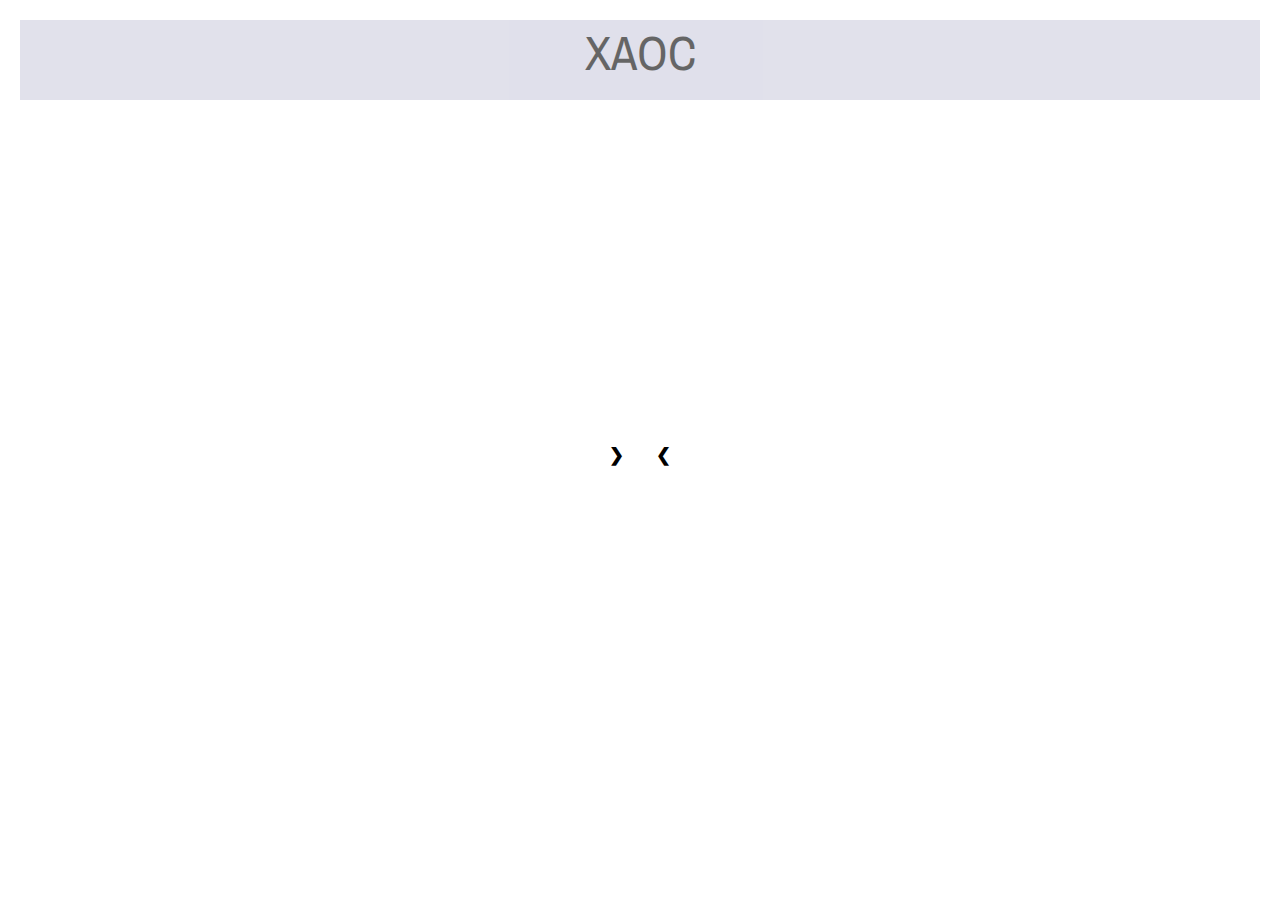
<file: art.html>
<html>
    <head>
        <link rel="stylesheet" href="position.css">
        <link rel="stylesheet" href="basics.css">
        <link href="https://fonts.googleapis.com/css?family=Archivo+Narrow|Permanent+Marker" rel="stylesheet">
        <link href="https://fonts.googleapis.com/css?family=Comfortaa" rel="stylesheet">
        <title>Art</title>
    </head>

    <body> 
        <div class="container">
            <div class="header">XAOC</div>
            <div class="menu">
                    <script src="script.js"></script>
                <!-- Slideshow container -->
                <div class="slideshow-container">
                
                  <!-- Full-width images with number and caption text -->
                  <div class="mySlides fade">
                    <div class="numbertext">1 / 16</div>
                    <img src="img/riveted.jpg" style="width:100%">
                  </div>
                
                  <div class="mySlides fade">
                    <div class="numbertext">2 / 16</div>
                    <img src="img/reaper.jpg" style="width:100%">
                  </div>
                
                  <div class="mySlides fade">
                    <div class="numbertext">3 / 16</div>
                    <img src="img/lust.jpg" style="width:100%">
                  </div>

                  <div class="mySlides fade">
                    <div class="numbertext">4 / 16</div>
                    <img src="img/barren.jpg" style="width:100%">
                  </div>

                  <div class="mySlides fade">
                    <div class="numbertext">5 / 16</div>
                    <img src="img/jailer.jpg" style="width:100%">
                  </div>

                  <div class="mySlides fade">
                    <div class="numbertext">6 / 16</div>
                    <img src="img/jager.jpg" style="width:100%">
                  </div>

                  <div class="mySlides fade">
                    <div class="numbertext">7 / 16</div>
                    <img src="img/barren.jpg" style="width:100%">
                  </div>

                  <div class="mySlides fade">
                    <div class="numbertext">8 / 16</div>
                    <img src="img/bodsol.jpg" style="width:100%">
                  </div>

                  <div class="mySlides fade">
                    <div class="numbertext">9 / 16</div>
                    <img src="img/curl.jpg" style="width:100%">
                  </div>

                  <div class="mySlides fade">
                    <div class="numbertext">10 /16</div>
                    <img src="img/czerno.jpg" style="width:100%">
                  </div>

                  <div class="mySlides fade">
                    <div class="numbertext">11 / 16</div>
                    <img src="img/dies.jpg" style="width:100%">
                  </div>

                  <div class="mySlides fade">
                    <div class="numbertext">12 /16</div>
                    <img src="img/eagle.jpg" style="width:100%">
                  </div>
                  <div class="mySlides fade">
                    <div class="numbertext">13 /16</div>
                    <img src="img/earth.jpg" style="width:100%">
                  </div>

                  <div class="mySlides fade">
                    <div class="numbertext">14 / 16</div>
                    <img src="img/Frame.jpg" style="width:100%">
                  </div>

                  <div class="mySlides fade">
                    <div class="numbertext">15 / 16</div>
                    <img src="img/headlights.jpg" style="width:100%">
                  </div>

                  <div class="mySlides fade">
                    <div class="numbertext">16 / 16</div>
                    <img src="img/konig.jpg" style="width:100%">
                  </div>

                
                  <!-- Next and previous buttons -->
                  <a class="prev" onclick="plusSlides(-1)">&#10094;</a>
                  <a class="next" onclick="plusSlides(1)">&#10095;</a>
                </div>
                <br>
                
                <!-- The dots/circles -->
                <div style="text-align:center">
                  <span class="dot" onclick="currentSlide(1)"></span> 
                  <span class="dot" onclick="currentSlide(2)"></span> 
                  <span class="dot" onclick="currentSlide(3)"></span> 
                  <span class="dot" onclick="currentSlide(4)"></span>
                  <span class="dot" onclick="currentSlide(5)"></span>
                  <span class="dot" onclick="currentSlide(6)"></span>
                  <span class="dot" onclick="currentSlide(7)"></span>
                  <span class="dot" onclick="currentSlide(8)"></span>
                  <span class="dot" onclick="currentSlide(9)"></span>
                  <span class="dot" onclick="currentSlide(10)"></span>
                  <span class="dot" onclick="currentSlide(11)"></span>
                  <span class="dot" onclick="currentSlide(12)"></span>
                  <span class="dot" onclick="currentSlide(13)"></span>
                  <span class="dot" onclick="currentSlide(14)"></span>
                  <span class="dot" onclick="currentSlide(15)"></span>
                  <span class="dot" onclick="currentSlide(16)"></span>
                   
                </div></div>
            <!-- <div class="content">I am a graphic design student at the University of Massachusetts Dartmouth.
                 I prefer working with physical mediums mainly ink and paper and then tranferring into digital software like Adobe Illustrator and Photoshop.
                 The art style I work with in my liesure time is mainly reminiscent of russian prison tattoos mixed with folk art. 
            </div> -->
            <!-- <div class="footer">XAOC<br>manerdig@gmail.com</div> -->
        </div>
    </body>
</html>
</file>
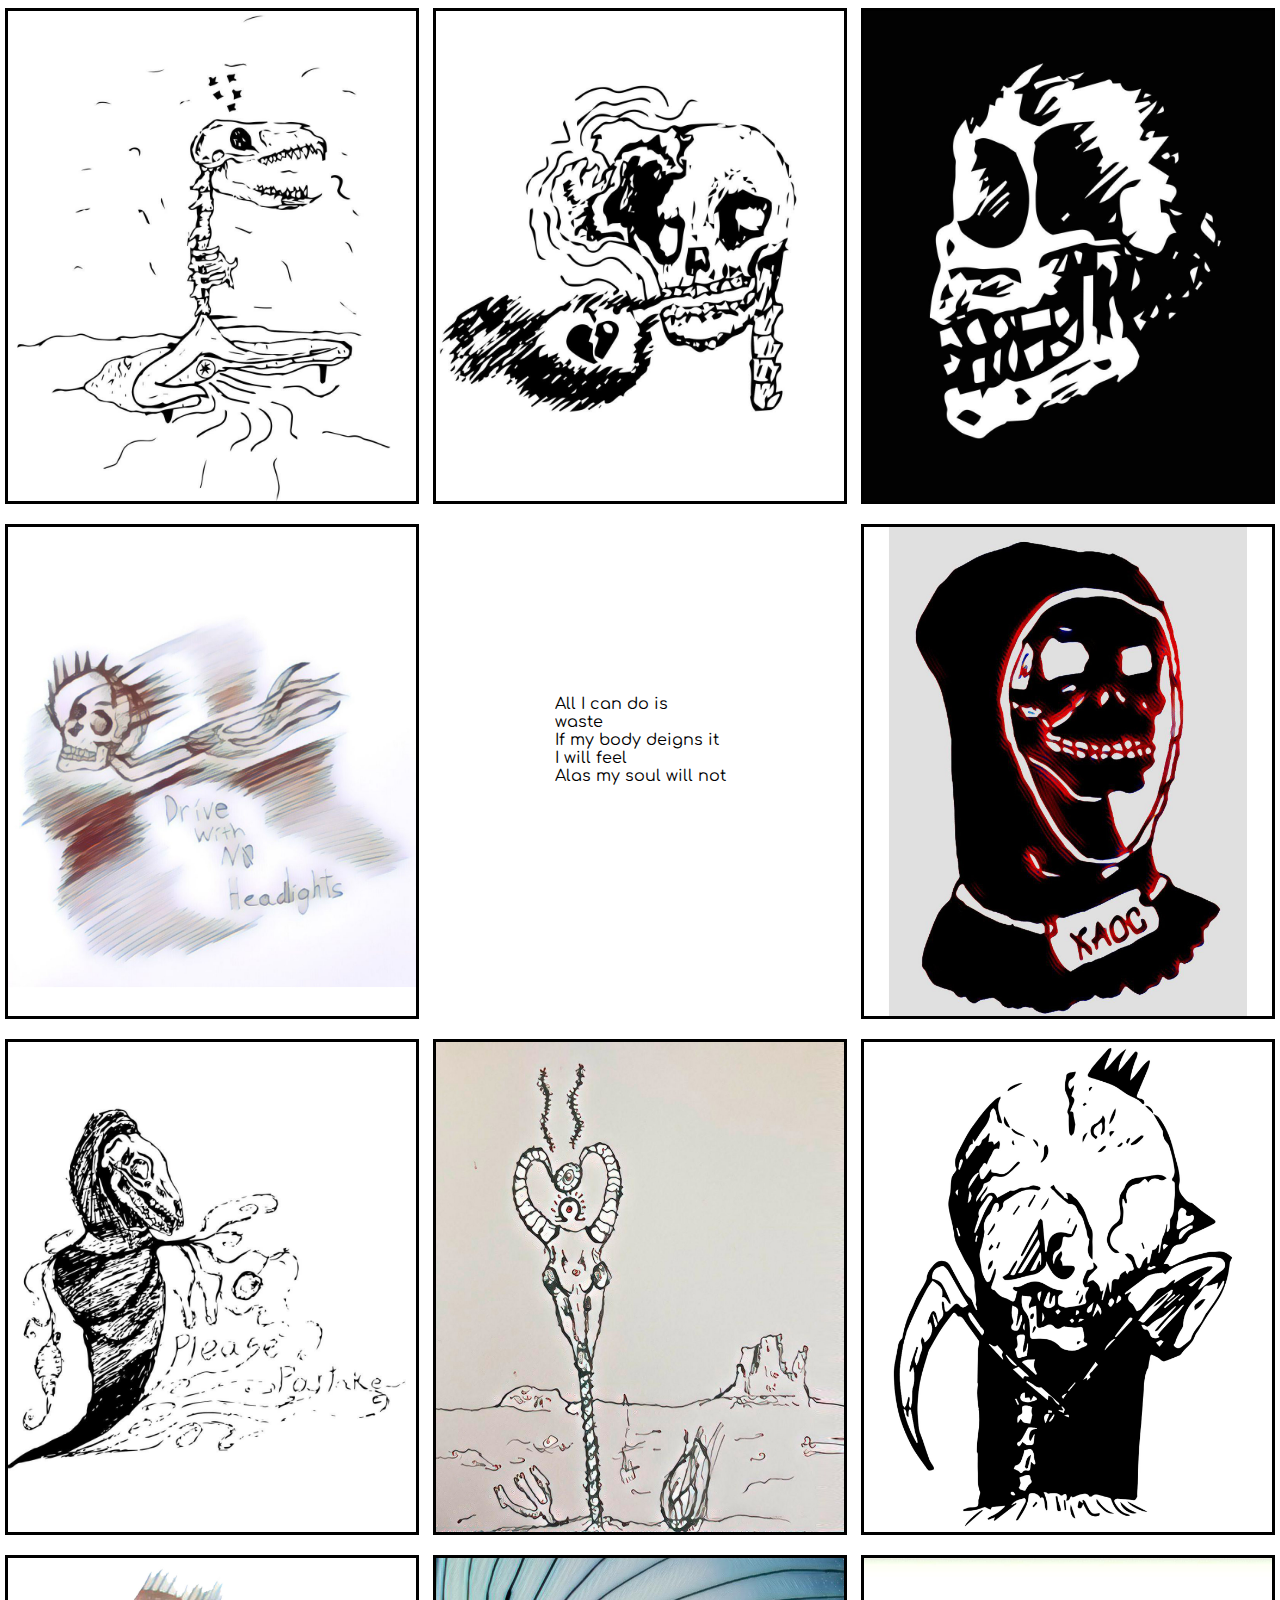
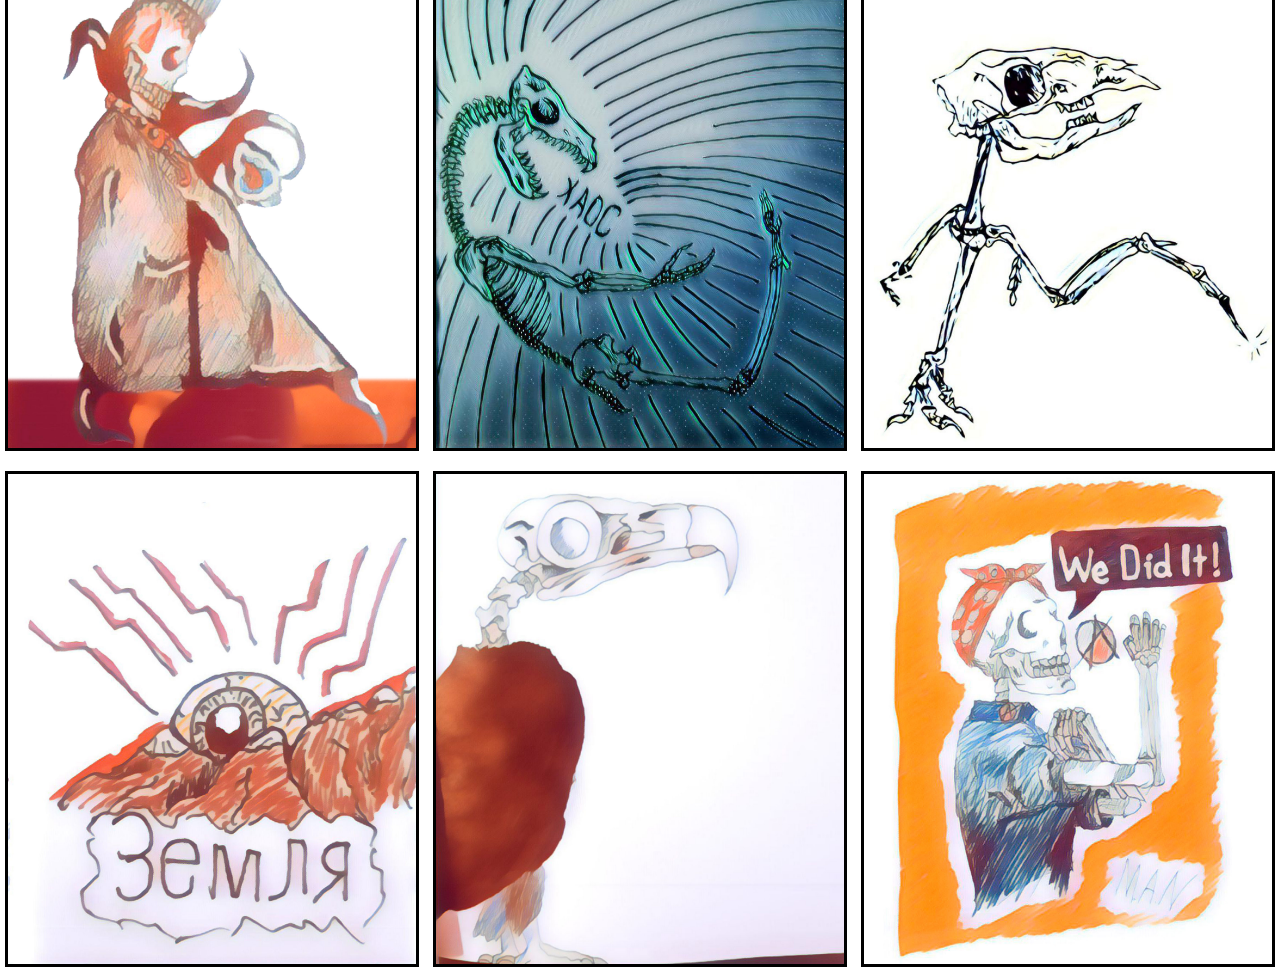
<file: art2.html>
<html>
    <head>
       
        
        <link rel="stylesheet" href="main.css">
        <link href="https://fonts.googleapis.com/css?family=Archivo+Narrow|Permanent+Marker" rel="stylesheet">
        <link href="https://fonts.googleapis.com/css?family=Comfortaa" rel="stylesheet">
        <title>art</title>
    </head>

    <body> 
      <!doctype html>
<title>Art</title>
<style>

</style>
<main class="grid">
  
  <img src="img/adrift.jpg"> 
  <img src="img/respite.jpg">
  <img src="img/skel.jpg">
  <img src="img/headlights.jpg">
  <div>
      <p class="poem1">All I can do is<br>
        waste<br>
        If my body deigns it<br>
        I will feel<br>
        Alas my soul will not
      </p>
        </div> 
  <img src="img/jailer.jpg">
  <img src="img/partake.jpg">
  <img src="img/barren.jpg">
  <img src="img/bodsol.jpg">
  <img src="img/czerno.jpg">
  <img src="img/curl.jpg">
  <img src="img/dies.jpg">
  <img src="img/earth.jpg">
  <img src="img/eagle.jpg">
  <img src="img/riveted.jpg">
  
</main>
        </div>
      </div>
    </body>
</html>
</file>
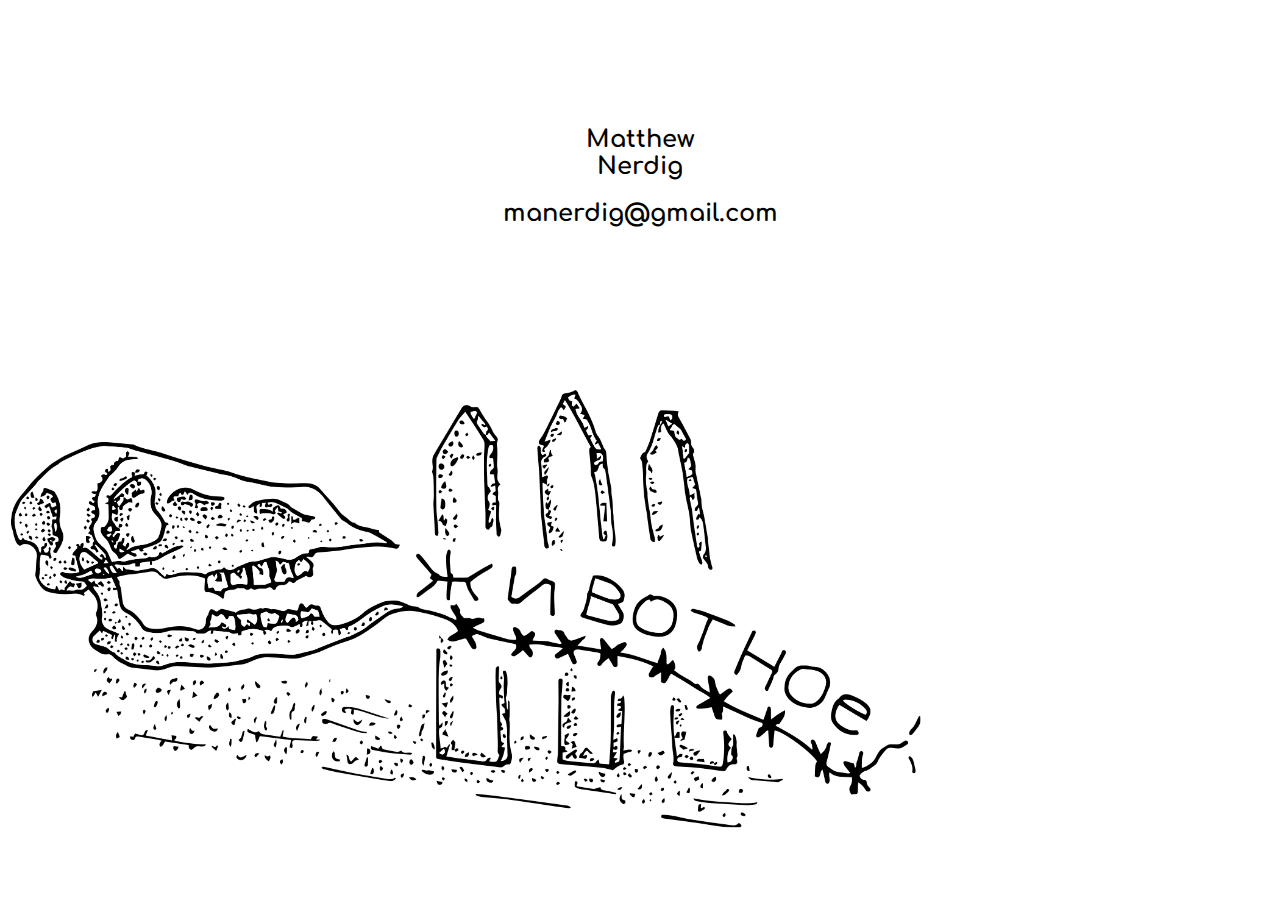
<file: contact.html>
<!DOCTYPE html>
<!--[if lt IE 7]>      <html class="no-js lt-ie9 lt-ie8 lt-ie7"> <![endif]-->
<!--[if IE 7]>         <html class="no-js lt-ie9 lt-ie8"> <![endif]-->
<!--[if IE 8]>         <html class="no-js lt-ie9"> <![endif]-->
<!--[if gt IE 8]><!--> <html class="no-js"> <!--<![endif]-->
    <head>
        <meta charset="utf-8">
        <meta http-equiv="X-UA-Compatible" content="IE=edge">
        <title>Contact</title>
        <meta name="description" content="">
        <meta name="viewport" content="width=device-width, initial-scale=1">
        <link rel="stylesheet" href="main.css">
        <link href="https://fonts.googleapis.com/css?family=Comfortaa" rel="stylesheet">

    </head>
    <body class="br">
        <!--[if lt IE 7]>
            <p class="browsehappy">You are using an <strong>outdated</strong> browser. Please <a href="#">upgrade your browser</a> to improve your experience.</p>
        <![endif]-->
    <div class="contact">
        <h2 id="name" >Matthew </br> Nerdig</h2>
        <h2 >manerdig@gmail.com</h2>
    </div>

        
        <script src="" async defer></script>
    </body>
</html>
</file>
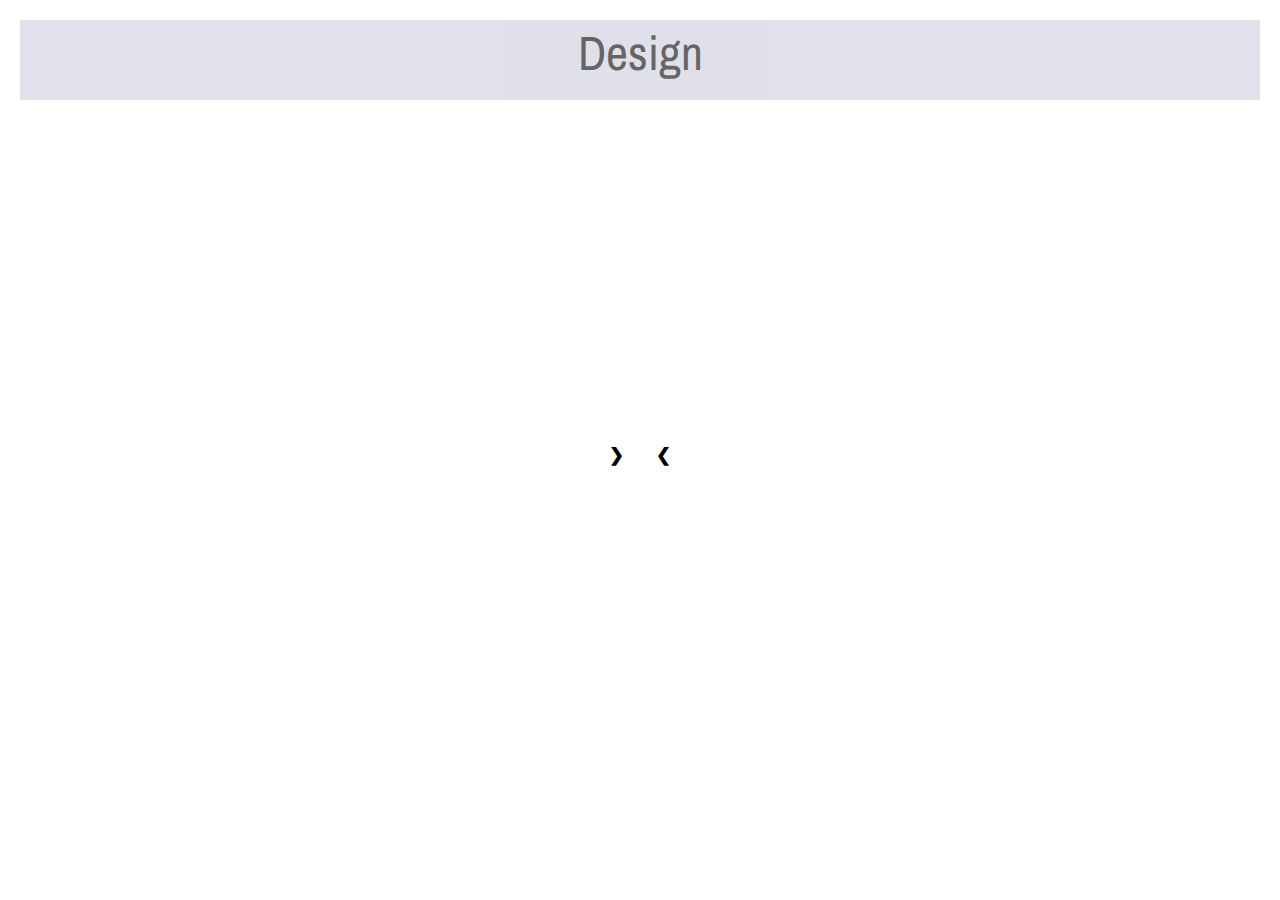
<file: design.html>
<html>
    <head>
        <link rel="stylesheet" href="position.css">
        <link rel="stylesheet" href="basics.css">
        <link href="https://fonts.googleapis.com/css?family=Archivo+Narrow|Permanent+Marker" rel="stylesheet">
        <link href="https://fonts.googleapis.com/css?family=Comfortaa" rel="stylesheet">
        <title>Design</title>
    </head>

    <body> 
        <div class="container">
            <div class="header">Design</div>
            <div class="menu">
                    <script src="script.js"></script>
                <!-- Slideshow container -->
                <div class="slideshow-container">
                
                  <!-- Full-width images with number and caption text -->
                  <div class="mySlides fade">
                    <div class="numbertext">"How to load a gun" info graphic</div>
                    <img src="design/bullet.jpg" style="width:100%">
                  </div>
                
                  <div class="mySlides fade">
                    <div class="numbertext">Mead Label</div>
                    <img src="design/bee.jpg" style="width:100%">
                  </div>
                
                  <div class="mySlides fade">
                    <div class="numbertext">3 / 16</div>
                    <img src="design/Untitled-1.jpg" style="width:100%">
                  </div>

                  <div class="mySlides fade">
                    <div class="numbertext">Ink Again logo</div>
                    <img src="design/inkagain 2.jpg" style="width:100%">
                  </div>

                  <div class="mySlides fade">
                    <div class="numbertext">Vinyl LP Poster</div>
                    <img src="design/vinyl" style="width:100%">
                  </div>

                  <div class="mySlides fade">
                    <div class="numbertext">Mystery Ink logo</div>
                    <img src="design/mystery.jpg" style="width:100%">
                  </div>

                

                
                  <!-- Next and previous buttons -->
                  <a class="prev" onclick="plusSlides(-1)">&#10094;</a>
                  <a class="next" onclick="plusSlides(1)">&#10095;</a>
                </div>
                <br>
                
                <!-- The dots/circles -->
                <div style="text-align:center">
                  <span class="dot" onclick="currentSlide(1)"></span> 
                  <span class="dot" onclick="currentSlide(2)"></span> 
                  <span class="dot" onclick="currentSlide(3)"></span> 
                  <span class="dot" onclick="currentSlide(4)"></span>
                  <span class="dot" onclick="currentSlide(5)"></span>
                  <span class="dot" onclick="currentSlide(6)"></span>
                 
                   
                </div></div>
            <!-- <div class="content">I am a graphic design student at the University of Massachusetts Dartmouth.
                 I prefer working with physical mediums mainly ink and paper and then tranferring into digital software like Adobe Illustrator and Photoshop.
                 The art style I work with in my liesure time is mainly reminiscent of russian prison tattoos mixed with folk art. 
            </div> -->
            <!-- <div class="footer">XAOC<br>manerdig@gmail.com</div> -->
        </div>
    </body>
</html>
</file>
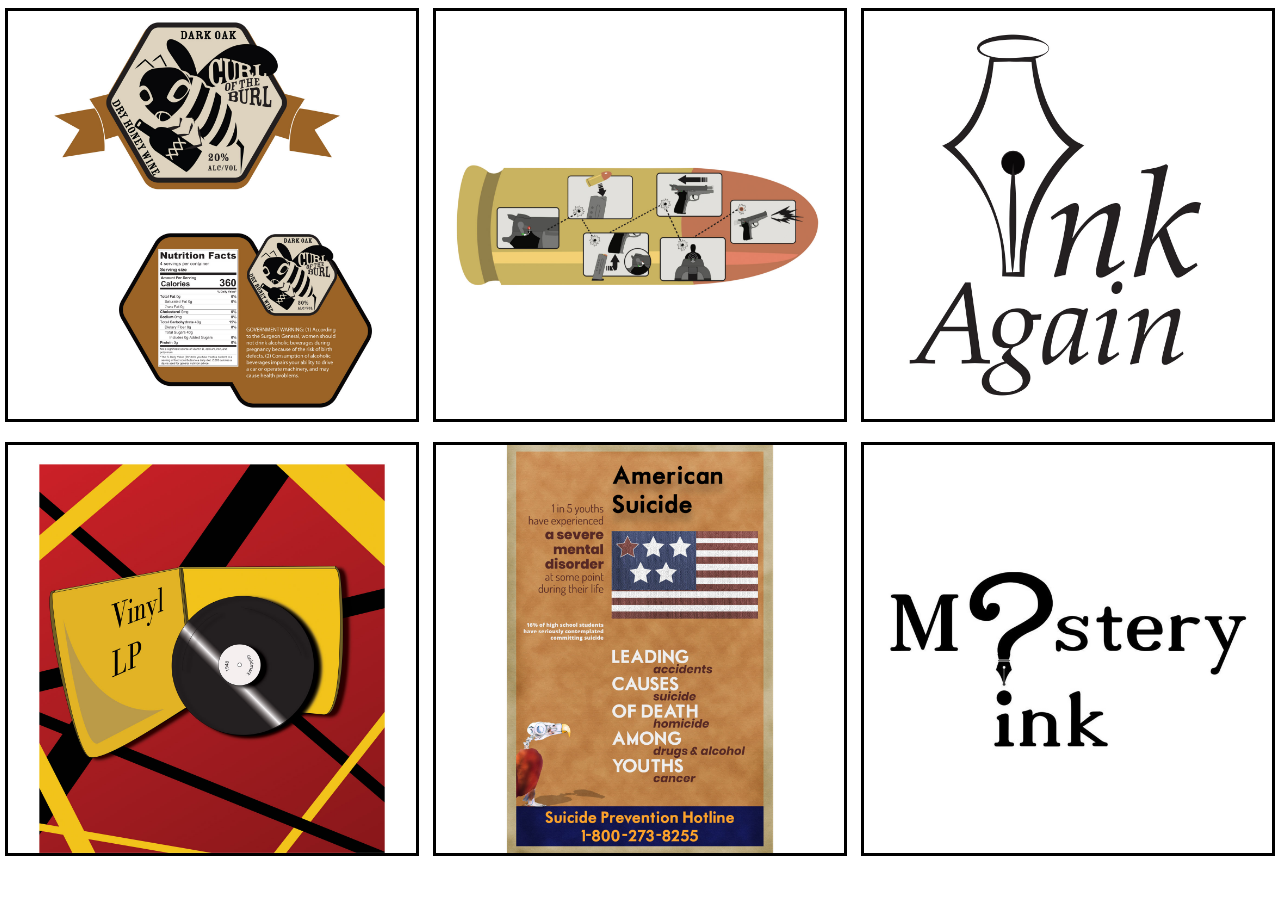
<file: design2.html>
<html>
    <head>
       
        
        <link rel="stylesheet" href="main.css">
        <link href="https://fonts.googleapis.com/css?family=Archivo+Narrow|Permanent+Marker" rel="stylesheet">
        <link href="https://fonts.googleapis.com/css?family=Comfortaa" rel="stylesheet">
        <title>Design</title>
    </head>

    <body> 
      <!doctype html>
<title>Art</title>
<style>

</style>
<main class="grid">
  <img src="design/bee.jpg" alt="bee">
  <img src="design/bullet.jpg" alt="bullet">
  <img src="design/inkagain 2.jpg" alt="ink">
  <img src="design/vinyl" alt="vinyl">
  <img src="design/Untitled-1.jpg" alt="eagle">
  <img src="design/mysteryink.jpg" alt="mystery">
  
</main>
        </div>
      </div>
    </body>
</html>
</file>
<file: position.css>
.container {
    display: grid;
    height: 100%;
    grid-gap: 6px;
    /*Keep () flush*/
    grid-template-columns:repeat(12, 1fr);
    grid-template-rows: 80px auto 80px;
    grid-template-areas: 
        "h h h h h h h h h h h h"
        "m m m m m m m m m m m m"
        "f f f f f f f f f f f f"
        ;
}

.header { 
   /* grid-column: 1 / -1; */
    grid-area: h;
}

.menu {
   /* grid-row: 2 / -1; */
   /* grid-column: 3 / -1; */
   grid-area: m;
}


.footer {
   /* grid-column: 1 / 3; */
   grid-area: f;
}
</file>
<file: basics.css>
.container > div {
    display: flex;
    justify-content: center;
    /* align-items: center; */
    /* color: 195, 192, 192, .5; */
}

.header { font-size: 3em;
  font-family: 'Archivo Narrow', sans-serif;
  background-color: #cdcdde;	
  opacity: 0.6;
  filter: alpha(opacity=60);

}
.content { font-size: 1.5em;
  font-family: 'Comfortaa', cursive;
  background-color: #cdcdde;	
  opacity: 0.6;
  filter: alpha(opacity=60);
}
.menu {
  font-family: 'Comfortaa', cursive;
}
.footer{
  text-align: center;
  font-family: 'Comfortaa', cursive;
  background-color: #cdcdde;	
  opacity: 0.6;
  filter: alpha(opacity=60);
}



html, body {
  margin: 10px;
}

/* .container > div:nth-child(1n) { */
  /* background-color: #cdcdde;	 */
  /* opacity: 0.6; */
  /* filter: alpha(opacity=60); */
 
/* } */

* {box-sizing:border-box}

/* Slideshow container */
.slideshow-container {
  max-width: 1000px;
  position: relative;
  margin: auto;
}

/* Hide the images by default */
.mySlides {
    display: none;
}

/* Next & previous buttons */
.prev, .next {
  cursor: pointer;
  position: absolute;
  top: 50%;
  /* right:100%; */
  width: auto;
  margin-top: -22px;
  padding: 16px;
  color: black;
  font-weight: bold;
  font-size: 18px;
  transition: 0.6s ease;
  border-radius: 0 3px 3px 0;
}

/* Position the "next button" to the right */
.next {
  right: 0;
  border-radius: 3px 0 0 3px;
}

/* On hover, add a black background color with a little bit see-through */
.prev:hover, .next:hover {
  background-color: rgba(0,0,0,0.8);
}

/* Caption text */
.text {
  color: #f2f2f2;
  font-size: 15px;
  padding: 8px 12px;
  position: absolute;
  bottom: 8px;
  width: 100%;
  text-align: center;
}

/* Number text (1/3 etc) */
.numbertext {
  color:black;
  font-size: 12px;
  padding: 8px 12px;
  position: absolute;
  top: 0;
}

/* The dots/bullets/indicators */
/* .dot {
  cursor: pointer;
  height: 15px;
  width: 15px;
  margin: 0 2px;
  background-color: #bbb;
  border-radius: 50%;
  display: inline-block;
  transition: background-color 0.6s ease;

} */

.active, .dot:hover {
  background-color: #717171;
}

/* Fading animation */
.fade {
  -webkit-animation-name: fade;
  -webkit-animation-duration: 1.5s;
  animation-name: fade;
  animation-duration: 1.5s;
}

@-webkit-keyframes fade {
  from {opacity: .4} 
  to {opacity: 1}
}

@keyframes fade {
  from {opacity: .4} 
  to {opacity: 1}
}
</file>
<file: main.css>
.comfy{
    font-family: 'Comfortaa', cursive;
    line-height: 1.6;
    
}
/* .BG{
    background-image: url("xaoctincture.png");
    background-position: bottom;
    background-repeat: no-repeat;
    background-size: auto;
} */
.back { 
    background: url('xaoctincture.png') no-repeat center center fixed; 
    -webkit-background-size: cover;
    -moz-background-size: cover;
    -o-background-size: cover;
    background-size: cover;
}
.br
{
    background: url('yakkinAnimal.gif') no-repeat center center fixed; 
    -webkit-background-size: cover;
    -moz-background-size: cover;
    -o-background-size: cover;
    background-size: cover;   
}
.contact{
    font-family: 'Comfortaa', cursive;
    margin-top: 10%;
    
    text-align: center
}
.poem1{
        font-family: 'Comfortaa', cursive;
        margin-top: 100%;
        
        text-align: left

}
.footer{
    position:fixed;bottom:0;left:10px;right:0;height:30px;
    font-family: 'Comfortaa', cursive;
    font-size: 12px;
}
a:link {
    color: black;
    text-decoration: none;
    font-size: 25px
}

a:visited {
    color: black;
    text-decoration: none;
}

a:hover {
    background-color:lightgrey;
    color:slategray;
    text-decoration: none;
}

a:active {
    text-decoration: none;
} 
.row {
  display: flex;
  flex-wrap: wrap;
  padding: 0 4px;
}

/* Create two equal columns that sits next to each other */
.column {
  flex: 50%;
  padding: 0 4px;
}

.column img {
  margin-top: 8px;
  vertical-align: middle;
}.grid { 
    display: grid;
    grid-template-columns: 1fr 1fr 1fr;
    grid-gap: 20px;
    align-items: stretch;
    justify-items: center;
    }
  .grid img {
    border: 3px solid black;
    max-width: 100%;
  }
  /* Tooltip container */
.tooltip {
  position: relative;
  display: inline-block;
  border-bottom: 1px dotted black; /* If you want dots under the hoverable text */
}

/* Tooltip text */
.tooltip .tooltiptext {
  visibility: hidden;
  width: 120px;
  background-color: #555;
  color: #fff;
  text-align: center;
  padding: 5px 0;
  border-radius: 6px;

  /* Position the tooltip text */
  position: absolute;
  z-index: 1;
  bottom: 125%;
  left: 50%;
  margin-left: -60px;

  /* Fade in tooltip */
  opacity: 0;
  transition: opacity 0.3s;
}

/* Tooltip arrow */
.tooltip .tooltiptext::after {
  content: "";
  position: absolute;
  top: 100%;
  left: 50%;
  margin-left: -5px;
  border-width: 5px;
  border-style: solid;
  border-color: #555 transparent transparent transparent;
}

/* Show the tooltip text when you mouse over the tooltip container */
.tooltip:hover .tooltiptext {
  visibility: visible;
  opacity: 1;
}
</file>
